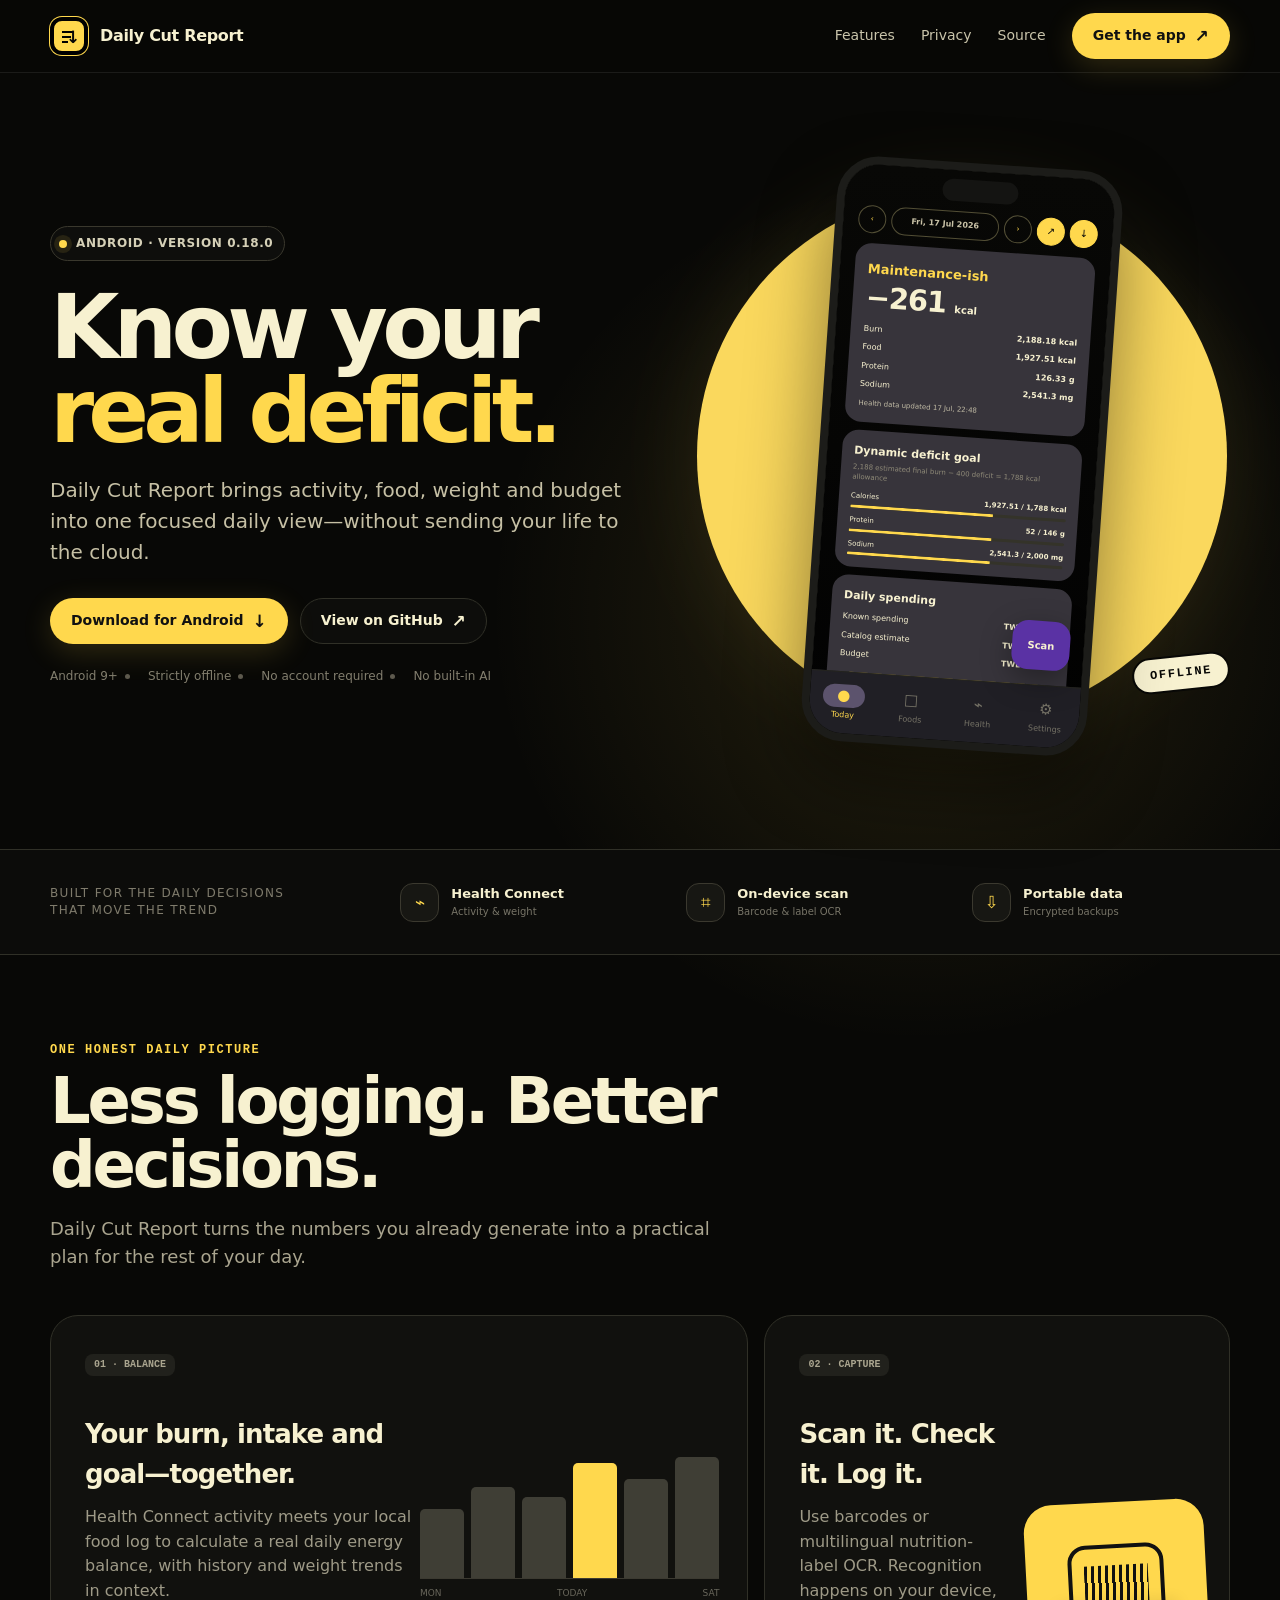
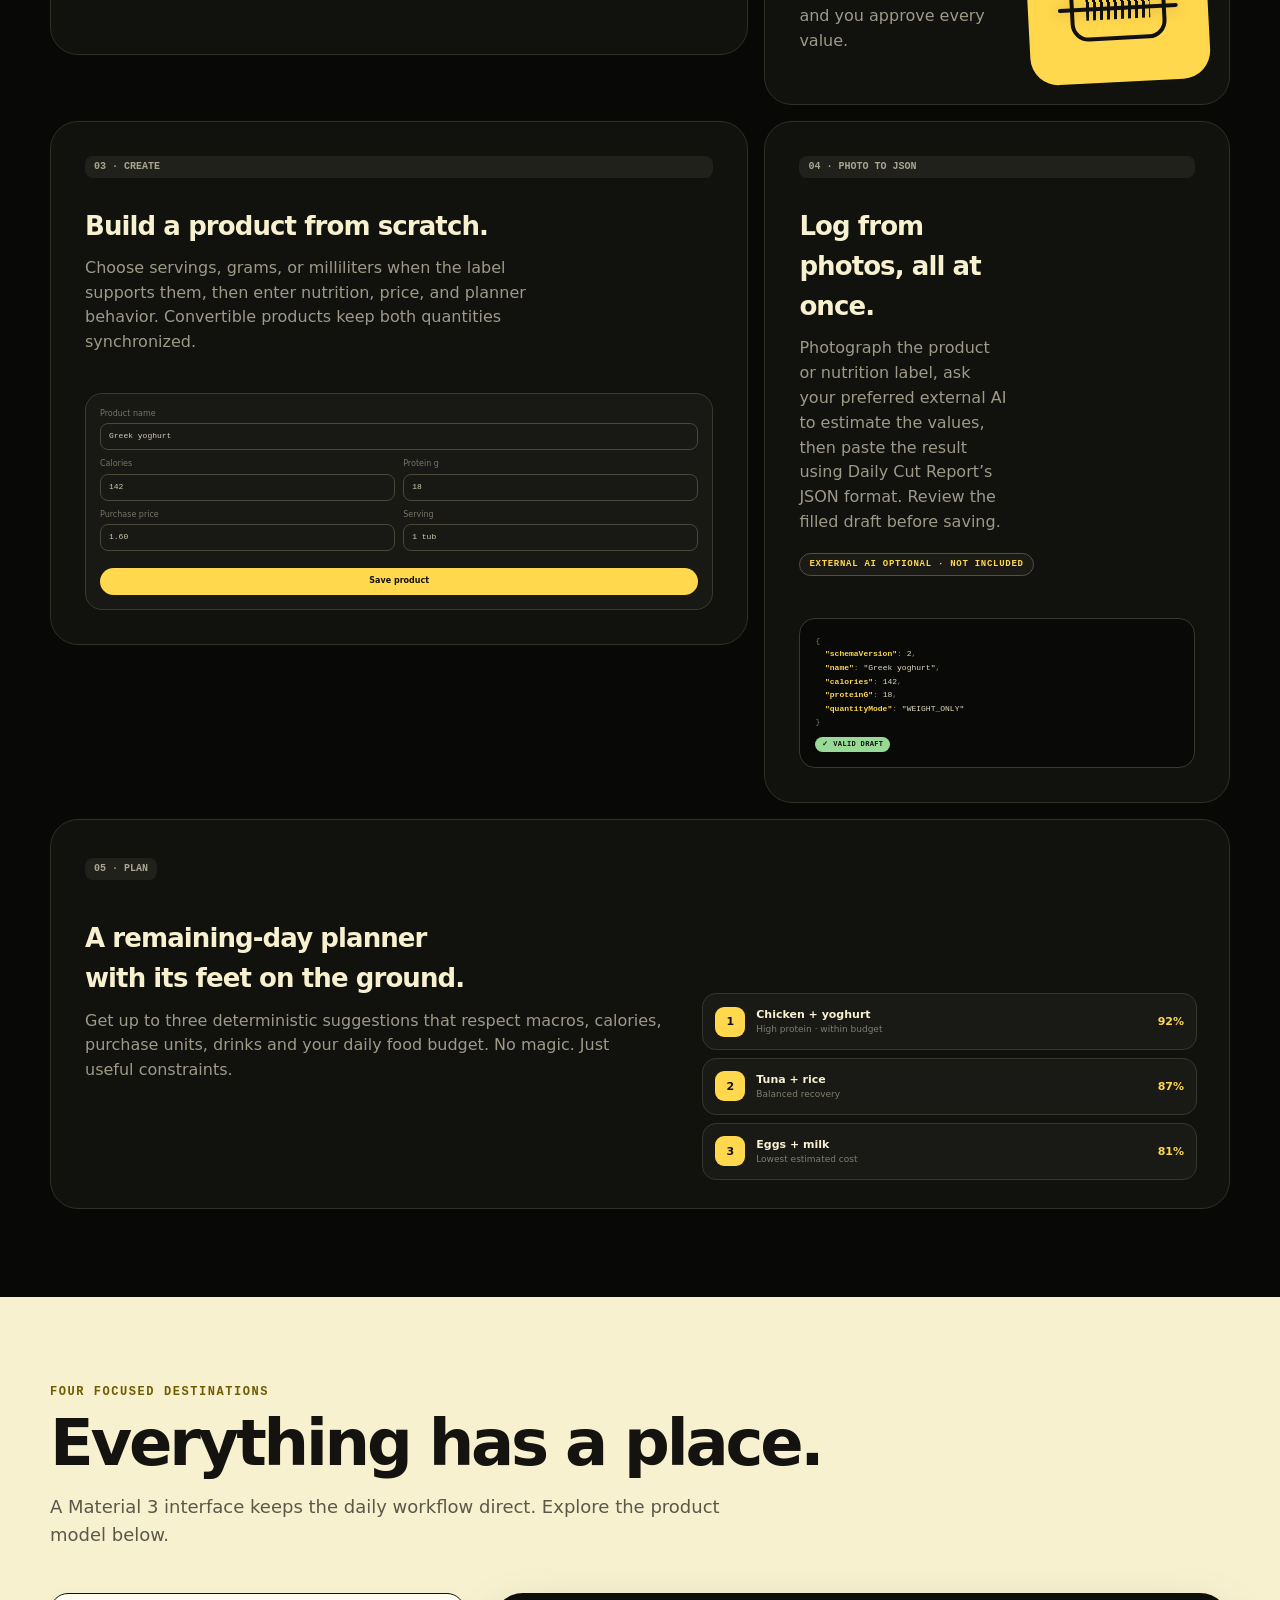
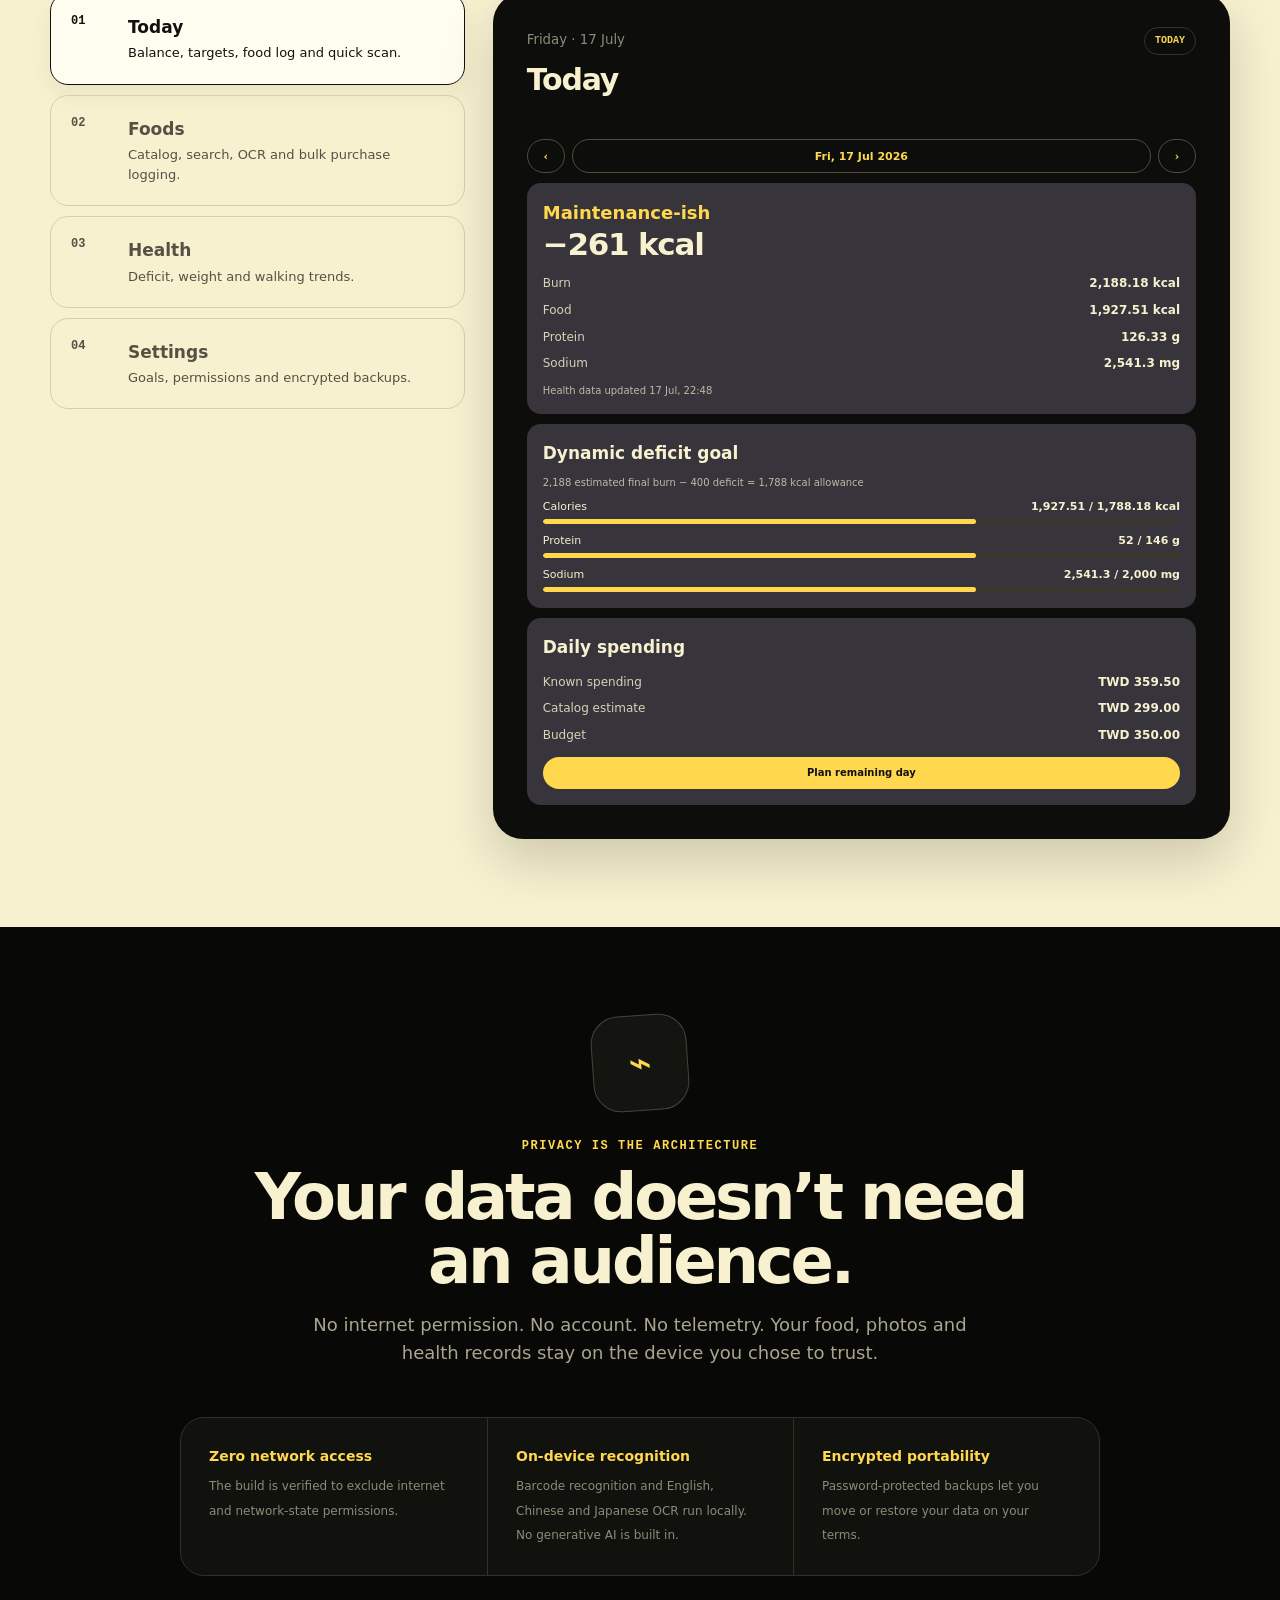
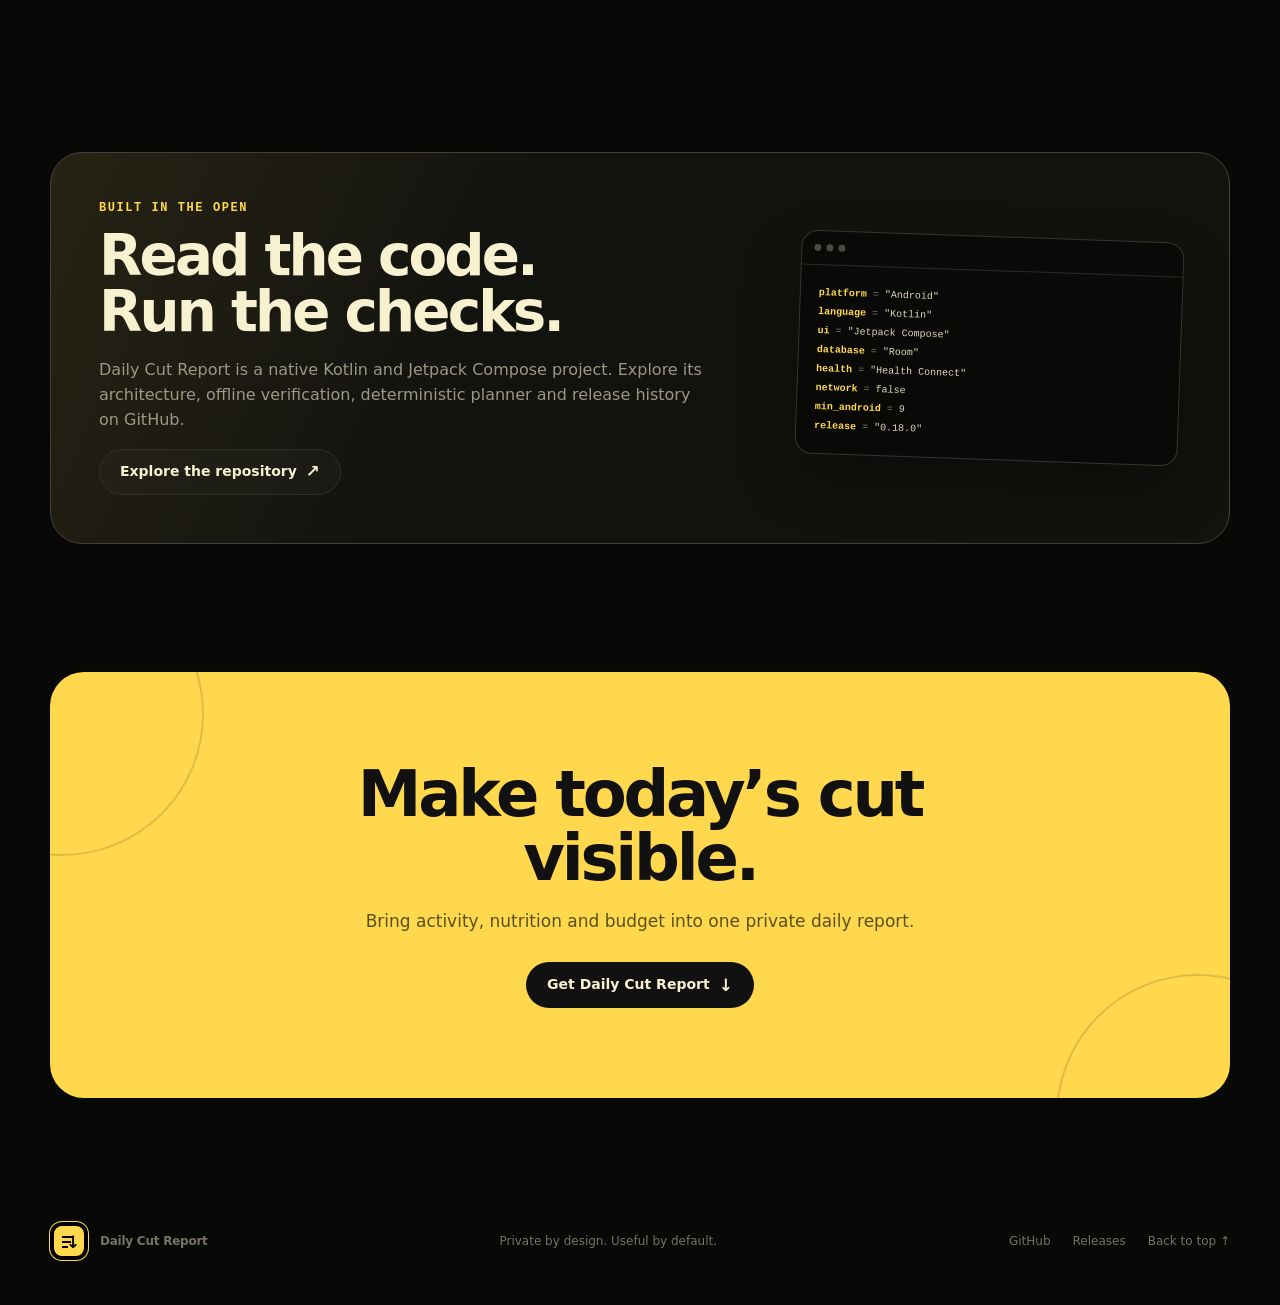
<file: docs/index.html>
<!doctype html>
<html lang="en">
<head>
  <meta charset="utf-8">
  <meta name="viewport" content="width=device-width, initial-scale=1">
  <meta name="description" content="Daily Cut Report — a private, offline-first fitness and nutrition journal for Android.">
  <meta name="theme-color" content="#080806">
  <meta name="referrer" content="no-referrer">
  <meta http-equiv="Content-Security-Policy" content="default-src 'none'; style-src 'unsafe-inline'; script-src 'unsafe-inline'; img-src data:; connect-src 'none'; base-uri 'none'; form-action 'none'; object-src 'none'">
  <link rel="canonical" href="https://decode39.github.io/DailyCutReport/">
  <meta property="og:type" content="website">
  <meta property="og:site_name" content="Daily Cut Report">
  <meta property="og:title" content="Daily Cut Report — Know your real deficit">
  <meta property="og:description" content="A private, offline-first fitness and nutrition journal for Android.">
  <meta property="og:url" content="https://decode39.github.io/DailyCutReport/">
  <meta name="twitter:card" content="summary">
  <title>Daily Cut Report — Know your real deficit</title>
  <style>
    :root {
      --ink: #080806;
      --surface: #11110e;
      --surface-2: #191914;
      --line: #303027;
      --muted: #aaa58f;
      --cream: #f7f1d0;
      --yellow: #ffd84d;
      --yellow-2: #ffe991;
      --red: #ff8a80;
      --green: #98d997;
      --max: 1180px;
    }

    * { box-sizing: border-box; }
    html { scroll-behavior: smooth; }
    body {
      margin: 0;
      color: var(--cream);
      background:
        radial-gradient(circle at 72% 10%, rgba(255, 216, 77, .12), transparent 27rem),
        var(--ink);
      font-family: Inter, ui-sans-serif, system-ui, -apple-system, BlinkMacSystemFont, "Segoe UI", sans-serif;
      line-height: 1.55;
      -webkit-font-smoothing: antialiased;
    }

    a { color: inherit; text-decoration: none; }
    button, a { -webkit-tap-highlight-color: transparent; }
    button { font: inherit; }
    .wrap { width: min(calc(100% - 40px), var(--max)); margin-inline: auto; }

    .nav {
      position: sticky;
      top: 0;
      z-index: 20;
      border-bottom: 1px solid rgba(255,255,255,.08);
      background: rgba(8, 8, 6, .78);
      backdrop-filter: blur(18px);
    }

    .nav-inner {
      min-height: 72px;
      display: flex;
      align-items: center;
      justify-content: space-between;
      gap: 24px;
    }

    .brand { display: flex; align-items: center; gap: 12px; font-weight: 760; letter-spacing: -.02em; }
    .app-icon {
      width: 38px;
      height: 38px;
      display: grid;
      place-items: center;
      flex: 0 0 auto;
      border-radius: 12px;
      color: var(--ink);
      background: var(--yellow);
      box-shadow: inset 0 0 0 4px #000, 0 0 0 1px var(--yellow);
    }

    .report-glyph { width: 18px; height: 16px; position: relative; }
    .report-glyph::before {
      content: "";
      position: absolute;
      inset: 1px 3px 1px 0;
      background:
        linear-gradient(#000 0 0) 2px 2px / 12px 2px no-repeat,
        linear-gradient(#000 0 0) 2px 7px / 9px 2px no-repeat,
        linear-gradient(#000 0 0) 2px 12px / 6px 2px no-repeat;
    }
    .report-glyph::after {
      content: "↓";
      position: absolute;
      right: -2px;
      bottom: -6px;
      font-size: 17px;
      font-weight: 900;
    }

    .nav-links { display: flex; align-items: center; gap: 26px; color: #c9c4ab; font-size: 14px; }
    .nav-links a:hover { color: var(--cream); }

    .btn {
      min-height: 46px;
      padding: 0 20px;
      display: inline-flex;
      align-items: center;
      justify-content: center;
      gap: 9px;
      border: 1px solid transparent;
      border-radius: 999px;
      font-weight: 760;
      font-size: 14px;
      transition: transform .2s ease, background .2s ease, border-color .2s ease;
      cursor: pointer;
    }
    .btn:hover { transform: translateY(-2px); }
    .btn-primary { background: var(--yellow); color: #111; box-shadow: 0 8px 30px rgba(255,216,77,.16); }
    .btn-primary:hover { background: var(--yellow-2); }
    .btn-ghost { border-color: var(--line); color: var(--cream); background: rgba(255,255,255,.02); }
    .btn-ghost:hover { border-color: #676354; background: rgba(255,255,255,.05); }
    .arrow { font-size: 17px; }

    .hero {
      min-height: 760px;
      display: grid;
      grid-template-columns: minmax(0, 1.04fr) minmax(370px, .96fr);
      align-items: center;
      gap: 64px;
      padding: 78px 0 88px;
    }

    .eyebrow {
      width: fit-content;
      display: flex;
      align-items: center;
      gap: 9px;
      margin-bottom: 24px;
      padding: 7px 11px 7px 8px;
      border: 1px solid #3a382d;
      border-radius: 999px;
      color: #d5d0b7;
      font-size: 12px;
      font-weight: 720;
      letter-spacing: .05em;
      text-transform: uppercase;
      background: rgba(255,255,255,.025);
    }
    .pulse { width: 8px; height: 8px; border-radius: 50%; background: var(--yellow); box-shadow: 0 0 0 5px rgba(255,216,77,.1); }

    h1, h2, h3, p { margin-top: 0; }
    h1 {
      max-width: 680px;
      margin-bottom: 22px;
      font-size: clamp(58px, 7vw, 92px);
      line-height: .94;
      letter-spacing: -.065em;
      font-weight: 820;
    }
    .accent { color: var(--yellow); }
    .hero-copy > p {
      max-width: 590px;
      margin-bottom: 30px;
      color: #c6c0a5;
      font-size: clamp(17px, 1.8vw, 20px);
    }
    .hero-actions { display: flex; flex-wrap: wrap; gap: 12px; }
    .meta-row { display: flex; flex-wrap: wrap; gap: 18px; margin-top: 23px; color: #827e6e; font-size: 12px; }
    .meta-row span { display: flex; align-items: center; gap: 7px; }
    .meta-row i { width: 5px; height: 5px; border-radius: 50%; background: #5d594d; }

    .device-stage { position: relative; min-height: 610px; display: grid; place-items: center; }
    .device-stage::before {
      content: "";
      position: absolute;
      width: min(100%, 530px);
      aspect-ratio: 1;
      border-radius: 50%;
      background: var(--yellow);
      filter: saturate(.88);
      box-shadow: 0 0 80px rgba(255,216,77,.1);
    }
    .device-stage::after {
      content: "OFFLINE";
      position: absolute;
      right: 0;
      bottom: 70px;
      padding: 10px 16px;
      transform: rotate(-6deg);
      border: 2px solid var(--ink);
      border-radius: 999px;
      color: var(--ink);
      background: var(--cream);
      font: 850 12px/1 ui-monospace, SFMono-Regular, Menlo, monospace;
      letter-spacing: .14em;
    }

    .phone {
      position: relative;
      z-index: 2;
      width: 286px;
      height: 586px;
      overflow: hidden;
      border: 8px solid #1c1c19;
      border-radius: 42px;
      background: #000;
      box-shadow: 0 34px 75px rgba(0,0,0,.45), inset 0 0 0 1px #48483f;
      transform: rotate(4deg);
    }
    .phone::before {
      content: "";
      position: absolute;
      z-index: 5;
      top: 9px;
      left: 50%;
      width: 76px;
      height: 22px;
      transform: translateX(-50%);
      border-radius: 20px;
      background: #141412;
    }
    .phone-screen {
      height: 100%;
      padding: 41px 15px 68px;
      color: var(--cream);
      background: linear-gradient(180deg, #080806, #020202);
    }
    .app-top { display: flex; align-items: center; justify-content: space-between; margin-bottom: 11px; }
    .app-top strong { font-size: 15px; letter-spacing: -.02em; }
    .app-top span { color: var(--yellow); font-size: 16px; }
    .date-controls {
      display: flex;
      align-items: center;
      gap: 5px;
      margin-bottom: 10px;
      color: #c9c2a7;
      font-size: 8px;
    }
    .date-controls span {
      min-width: 28px;
      height: 28px;
      display: grid;
      place-items: center;
      border: 1px solid #524e35;
      border-radius: 999px;
      color: var(--yellow);
    }
    .date-controls b {
      height: 28px;
      display: grid;
      place-items: center;
      flex: 1;
      border: 1px solid #524e35;
      border-radius: 999px;
      font-size: 8px;
    }
    .date-controls .date-action {
      min-width: 28px;
      color: #0c0c09;
      border-color: var(--yellow);
      background: var(--yellow);
      font-size: 10px;
    }
    .metric-card {
      padding: 13px;
      border: 0;
      border-radius: 16px;
      background: #37343b;
    }
    .metric-card .label { color: var(--yellow); font-size: 13px; font-weight: 700; }
    .metric-card .metric { margin: 2px 0 8px; color: var(--cream); font-size: 29px; line-height: 1; font-weight: 800; letter-spacing: -.04em; }
    .metric-card .metric small { font-size: 10px; font-weight: 650; letter-spacing: 0; }
    .phone-row { display: flex; justify-content: space-between; gap: 8px; padding: 3px 0; font-size: 8px; }
    .phone-row b { font-weight: 750; }
    .phone-note { margin-top: 5px; color: #c2bca6; font-size: 7px; }
    .phone-card { margin-top: 8px; padding: 12px; border: 0; border-radius: 16px; background: #37343b; }
    .phone-card h4 { margin: 0 0 4px; font-size: 11px; }
    .phone-card p { margin: 0 0 8px; color: #8f8a78; font-size: 7px; line-height: 1.4; }
    .phone-target { margin-top: 7px; }
    .phone-target > div { display: flex; justify-content: space-between; font-size: 7px; }
    .phone-target > div b { font-size: 7px; }
    .phone-target i { height: 3px; display: block; margin-top: 3px; overflow: hidden; border-radius: 4px; background: #343329; }
    .phone-target i::after { content: ""; display: block; width: 66%; height: 100%; background: var(--yellow); }
    .phone-card .phone-button { margin-top: 8px; padding: 7px 8px; border-radius: 999px; color: #111; background: var(--yellow); text-align: center; font-size: 7px; font-weight: 800; }
    .bottom-nav {
      position: absolute;
      z-index: 3;
      right: 0;
      bottom: 0;
      left: 0;
      height: 62px;
      display: grid;
      grid-template-columns: repeat(4, 1fr);
      align-items: center;
      border-top: 1px solid #24241f;
      background: #201f25;
    }
    .bottom-nav span { text-align: center; color: #757266; font-size: 8px; }
    .bottom-nav b { display: block; margin-bottom: 2px; color: inherit; font-size: 15px; }
    .bottom-nav .active { color: var(--yellow); }
    .bottom-nav .active b { width: 42px; margin-inline: auto; border-radius: 999px; background: #5c536d; }
    .scan-fab {
      position: absolute;
      z-index: 4;
      right: 14px;
      bottom: 77px;
      width: 58px;
      height: 49px;
      display: grid;
      place-items: center;
      border-radius: 16px;
      color: var(--cream);
      background: #5a32a4;
      box-shadow: 0 10px 30px rgba(0,0,0,.35);
      font-size: 10px;
      font-weight: 800;
    }

    .proof {
      border-block: 1px solid var(--line);
      background: #0c0c0a;
    }
    .proof-row {
      min-height: 104px;
      display: grid;
      grid-template-columns: 1.25fr repeat(3, 1fr);
      align-items: center;
      gap: 28px;
    }
    .proof-intro { color: #7f7b6c; font-size: 12px; line-height: 1.4; text-transform: uppercase; letter-spacing: .11em; }
    .proof-item { display: flex; align-items: center; gap: 12px; }
    .proof-icon {
      width: 39px;
      height: 39px;
      display: grid;
      place-items: center;
      flex: 0 0 auto;
      border: 1px solid #3b392f;
      border-radius: 13px;
      color: var(--yellow);
      background: #171713;
      font-size: 17px;
    }
    .proof-item strong { display: block; font-size: 13px; }
    .proof-item span { display: block; color: #777467; font-size: 10px; }

    section { padding: 88px 0; scroll-margin-top: 72px; }
    .section-kicker { margin-bottom: 12px; color: var(--yellow); font: 750 12px/1.2 ui-monospace, SFMono-Regular, Menlo, monospace; letter-spacing: .13em; text-transform: uppercase; }
    h2 { max-width: 800px; margin-bottom: 18px; font-size: clamp(40px, 5vw, 66px); line-height: 1; letter-spacing: -.05em; }
    .section-lede { max-width: 680px; margin-bottom: 44px; color: #aaa58f; font-size: 18px; }

    .bento { display: grid; grid-template-columns: 1.2fr .8fr; align-items: start; gap: 16px; }
    .feature {
      position: relative;
      min-height: 340px;
      overflow: hidden;
      padding: 34px;
      border: 1px solid var(--line);
      border-radius: 28px;
      background: var(--surface);
    }
    .feature > h3, .feature > p, .feature > .feature-tag { position: relative; z-index: 2; }
    .feature h3 { margin-bottom: 10px; font-size: 26px; letter-spacing: -.035em; }
    .feature p { max-width: 480px; color: #9e9a87; }
    .feature:not(.feature-wide) > h3,
    .feature:not(.feature-wide) > p { max-width: calc(100% - 185px); }
    .feature:first-child > h3,
    .feature:first-child > p { max-width: 52%; }
    .feature-manual > h3,
    .feature-manual > p,
    .feature-json > h3,
    .feature-json > p { max-width: 100%; }
    .feature-manual,
    .feature-json {
      min-height: 0;
      display: flex;
      flex-direction: column;
    }
    .feature-manual .feature-tag,
    .feature-json .feature-tag { margin-bottom: 28px; }
    .feature-wide > h3,
    .feature-wide > p { max-width: 52%; }
    .feature-wide { grid-column: 1 / -1; min-height: 390px; }
    .feature-tag { display: inline-flex; margin-bottom: 38px; padding: 6px 9px; border-radius: 8px; color: #aaa58f; background: #21211c; font: 700 10px/1 ui-monospace, monospace; text-transform: uppercase; }

    .balance-viz { position: absolute; right: 28px; bottom: 25px; width: 43%; height: 180px; }
    .chart-bars { height: 130px; display: flex; align-items: flex-end; gap: 7px; border-bottom: 1px solid #3c3a31; }
    .chart-bars i { flex: 1; border-radius: 5px 5px 0 0; background: #3f3e35; }
    .chart-bars i:nth-child(1) { height: 54%; }
    .chart-bars i:nth-child(2) { height: 71%; }
    .chart-bars i:nth-child(3) { height: 63%; }
    .chart-bars i:nth-child(4) { height: 89%; background: var(--yellow); }
    .chart-bars i:nth-child(5) { height: 77%; }
    .chart-bars i:nth-child(6) { height: 94%; }
    .chart-labels { display: flex; justify-content: space-between; margin-top: 8px; color: #68665b; font-size: 9px; }

    .scan-viz { position: absolute; right: 22px; bottom: 22px; width: 180px; height: 180px; border-radius: 28px; background: var(--yellow); color: #111; transform: rotate(-3deg); }
    .scan-box { position: absolute; inset: 42px; border: 4px solid #111; border-radius: 18px; }
    .scan-line { position: absolute; left: 30px; right: 30px; top: 104px; height: 4px; border-radius: 9px; background: #111; box-shadow: 0 0 15px rgba(0,0,0,.28); }
    .scan-bars { position: absolute; inset: 63px 58px; background: repeating-linear-gradient(90deg, #111 0 3px, transparent 3px 7px); }

    .manual-viz {
      position: relative;
      right: auto;
      bottom: auto;
      width: 100%;
      margin-top: 22px;
      padding: 14px;
      border: 1px solid #3b392f;
      border-radius: 17px;
      background: #181815;
      transform: none;
    }
    .manual-field { margin-bottom: 8px; }
    .manual-field:last-child { margin-bottom: 0; }
    .manual-field span { display: block; margin-bottom: 3px; color: #777467; font-size: 8px; }
    .manual-field i { height: 27px; display: block; padding: 6px 8px; border: 1px solid #4a4737; border-radius: 8px; color: #d2cbb0; font: normal 8px/1.6 ui-monospace, monospace; }
    .manual-fields { display: grid; grid-template-columns: 1fr 1fr; gap: 8px; }
    .manual-save { margin-top: 9px; padding: 7px; border-radius: 999px; color: #111; background: var(--yellow); text-align: center; font-size: 8px; font-weight: 800; }

    .json-viz {
      position: relative;
      right: auto;
      bottom: auto;
      width: 100%;
      margin-top: 22px;
      padding: 15px;
      border: 1px solid #39372e;
      border-radius: 16px;
      color: #817d6f;
      background: #090907;
      font: 8px/1.7 ui-monospace, SFMono-Regular, Menlo, monospace;
      transform: none;
    }
    .json-viz b { color: var(--yellow); font-weight: 600; }
    .json-viz em { color: #e2dabc; font-style: normal; }
    .json-valid {
      width: fit-content;
      margin-top: 8px;
      padding: 4px 7px;
      border-radius: 999px;
      color: #10100d;
      background: var(--green);
      font: 800 7px/1 ui-monospace, monospace;
      letter-spacing: .05em;
    }
    .ai-boundary {
      width: fit-content;
      margin: 2px 0 20px;
      padding: 6px 9px;
      border: 1px solid #55513d;
      border-radius: 999px;
      color: var(--yellow);
      background: #1b1a14;
      font: 800 9px/1 ui-monospace, monospace;
      letter-spacing: .08em;
    }

    .planner-viz { position: absolute; right: 32px; bottom: 28px; width: 42%; display: grid; gap: 8px; }
    .plan-row { display: grid; grid-template-columns: 30px 1fr auto; align-items: center; gap: 11px; padding: 12px; border: 1px solid #37362e; border-radius: 14px; background: #191916; font-size: 11px; }
    .plan-row > b:first-child { width: 30px; height: 30px; display: grid; place-items: center; border-radius: 9px; color: #111; background: var(--yellow); }
    .plan-row span { display: block; color: #817e70; font-size: 9px; }
    .plan-row > b:last-child { color: var(--yellow); }

    .experience { background: var(--cream); color: #14130f; }
    .experience .section-kicker { color: #6f5b00; }
    .experience .section-lede { color: #5c5849; }
    .demo-grid { display: grid; grid-template-columns: .72fr 1.28fr; gap: 28px; align-items: start; }
    .demo-tabs { display: grid; gap: 10px; }
    .mobile-demo-panel { display: none; }
    .demo-tab {
      width: 100%;
      padding: 20px;
      display: grid;
      grid-template-columns: 42px 1fr;
      gap: 15px;
      border: 1px solid #d7cfaa;
      border-radius: 18px;
      color: #555144;
      background: transparent;
      text-align: left;
      cursor: pointer;
      transition: color .28s ease, border-color .28s ease, background .28s ease, box-shadow .28s ease, transform .28s ease;
    }
    .demo-tab:hover, .demo-tab.active { color: #111; border-color: #111; background: #fffdf0; box-shadow: 0 10px 24px rgba(35,30,10,.06); }
    .tab-num { font: 800 12px/1.2 ui-monospace, monospace; }
    .demo-tab strong { display: block; margin-bottom: 3px; font-size: 17px; }
    .demo-tab span:last-child { display: block; font-size: 13px; }
    .demo-panel {
      min-height: 470px;
      overflow: hidden;
      padding: 34px;
      border-radius: 30px;
      color: var(--cream);
      background: #0d0d0b;
      box-shadow: 0 22px 50px rgba(25,22,10,.18);
    }
    .panel-head { display: flex; align-items: flex-start; justify-content: space-between; gap: 20px; margin-bottom: 36px; }
    .panel-head small { color: #8e8a78; }
    .panel-head h3 { margin: 5px 0 0; font-size: 30px; letter-spacing: -.04em; }
    .panel-chip { padding: 8px 10px; border: 1px solid #343329; border-radius: 999px; color: var(--yellow); font: 700 10px/1 monospace; }
    .panel-content { min-height: 315px; }
    .compose-stack { display: grid; gap: 10px; }
    .compose-date { display: grid; grid-template-columns: 38px 1fr 38px; gap: 7px; }
    .compose-date span {
      min-height: 34px;
      display: grid;
      place-items: center;
      border: 1px solid #514d37;
      border-radius: 999px;
      color: var(--yellow);
      font-size: 11px;
      font-weight: 700;
    }
    .compose-card { padding: 16px; border: 0; border-radius: 14px; background: #37343b; }
    .compose-card h4 { margin: 0 0 8px; color: var(--cream); font-size: 17px; }
    .compose-card .compose-verdict { color: var(--yellow); font-size: 18px; font-weight: 730; }
    .compose-card .compose-balance { margin: 0 0 9px; font-size: 31px; line-height: 1.1; font-weight: 820; letter-spacing: -.04em; }
    .compose-row { display: flex; justify-content: space-between; gap: 12px; padding: 4px 0; color: #d8d2b7; font-size: 12px; }
    .compose-row b { color: var(--cream); white-space: nowrap; }
    .compose-note { margin: 6px 0 0; color: #c0baa5; font-size: 10px; }
    .compose-progress { margin-top: 8px; }
    .compose-progress > div { display: flex; justify-content: space-between; gap: 10px; font-size: 11px; }
    .compose-progress i { height: 5px; display: block; margin-top: 4px; overflow: hidden; border-radius: 10px; background: #39372c; }
    .compose-progress i::after { content: ""; display: block; width: 68%; height: 100%; border-radius: inherit; background: var(--yellow); }
    .compose-search { padding: 12px 14px; border: 1px solid #9a969e; border-radius: 6px; color: #eee8cb; font-size: 12px; }
    .compose-list { display: grid; gap: 8px; }
    .compose-list .compose-card { display: grid; grid-template-columns: 1fr auto; align-items: center; gap: 14px; padding: 13px 15px; }
    .compose-list strong { display: block; font-size: 13px; }
    .compose-list small { display: block; color: #d0cab2; font-size: 9px; }
    .compose-action { padding: 7px 12px; border-radius: 999px; color: #111; background: var(--yellow); font-size: 10px; font-weight: 800; }
    .compose-link { color: var(--yellow); font-size: 12px; font-weight: 720; }
    .compose-switch { width: 38px; height: 22px; display: inline-flex; align-items: center; padding: 3px; border: 1px solid #9f9aa4; border-radius: 999px; background: #57545d; }
    .compose-switch::after { content: ""; width: 14px; height: 14px; border-radius: 50%; background: #aaa6b0; }
    .compose-button { display: block; margin-top: 9px; padding: 8px 12px; border-radius: 999px; color: #111; background: var(--yellow); text-align: center; font-size: 10px; font-weight: 800; }
    .compose-chart { height: 92px; display: flex; align-items: flex-end; gap: 5px; margin-top: 8px; padding: 9px; border-radius: 8px; background: #302d34; }
    .compose-chart i { flex: 1; min-width: 3px; border-radius: 2px 2px 0 0; background: var(--yellow); }
    .compose-chart i:nth-child(1) { height: 35%; } .compose-chart i:nth-child(2) { height: 62%; }
    .compose-chart i:nth-child(3) { height: 44%; } .compose-chart i:nth-child(4) { height: 78%; }
    .compose-chart i:nth-child(5) { height: 28%; } .compose-chart i:nth-child(6) { height: 68%; }
    .compose-chart i:nth-child(7) { height: 92%; } .compose-chart i:nth-child(8) { height: 51%; }
    .summary-cards { display: grid; grid-template-columns: 1.25fr repeat(2, 1fr); gap: 10px; }
    .summary-card { padding: 18px; border: 1px solid #323128; border-radius: 17px; background: #181815; }
    .summary-card:first-child { background: var(--yellow); color: #111; }
    .summary-card small { display: block; color: #8f8a78; }
    .summary-card:first-child small { color: #5f520e; }
    .summary-card b { display: block; margin-top: 8px; font-size: 27px; letter-spacing: -.04em; }
    .day-graph { height: 160px; margin-top: 16px; padding: 16px; display: flex; align-items: flex-end; gap: 10px; border-radius: 17px; background: #181815; }
    .day-graph i { flex: 1; border-radius: 6px 6px 2px 2px; background: #414036; }
    .day-graph i:nth-child(1) { height: 41%; } .day-graph i:nth-child(2) { height: 57%; }
    .day-graph i:nth-child(3) { height: 75%; } .day-graph i:nth-child(4) { height: 62%; }
    .day-graph i:nth-child(5) { height: 89%; background: var(--yellow); } .day-graph i:nth-child(6) { height: 78%; }
    .day-graph i:nth-child(7) { height: 98%; }

    .privacy { text-align: center; }
    .privacy-mark {
      width: 96px;
      height: 96px;
      display: grid;
      place-items: center;
      margin: 0 auto 28px;
      border: 1px solid #474436;
      border-radius: 28px;
      color: var(--yellow);
      background: #141411;
      font-size: 39px;
      transform: rotate(-4deg);
    }
    .privacy h2 { margin-inline: auto; }
    .privacy .section-lede { margin-inline: auto; }
    .privacy-grid { max-width: 920px; margin: 50px auto 0; display: grid; grid-template-columns: repeat(3, 1fr); border: 1px solid var(--line); border-radius: 24px; background: var(--surface); }
    .privacy-item { padding: 28px; text-align: left; }
    .privacy-item + .privacy-item { border-left: 1px solid var(--line); }
    .privacy-item b { display: block; margin-bottom: 5px; color: var(--yellow); font-size: 14px; }
    .privacy-item span { color: #8e8a78; font-size: 12px; }

    .source-card {
      min-height: 350px;
      padding: 48px;
      display: grid;
      grid-template-columns: 1.25fr .75fr;
      align-items: center;
      gap: 60px;
      border: 1px solid #454235;
      border-radius: 32px;
      background:
        linear-gradient(115deg, rgba(255,216,77,.09), transparent 38%),
        #12120f;
    }
    .source-card h2 { font-size: clamp(38px, 4.4vw, 60px); }
    .source-card p { max-width: 610px; color: #9c9885; }
    .code-window { overflow: hidden; border: 1px solid #36352d; border-radius: 17px; background: #090907; box-shadow: 0 25px 55px rgba(0,0,0,.3); transform: rotate(2deg); }
    .code-top { height: 34px; display: flex; align-items: center; gap: 5px; padding: 0 12px; border-bottom: 1px solid #2b2a24; }
    .code-top i { width: 7px; height: 7px; border-radius: 50%; background: #4b4940; }
    .code-body { padding: 18px; color: #7d796b; font: 10px/1.9 ui-monospace, SFMono-Regular, Menlo, monospace; }
    .code-body b { color: var(--yellow); font-weight: 600; }
    .code-body em { color: #ded7b9; font-style: normal; }

    .final-cta { padding-top: 40px; text-align: center; }
    .final-cta-box {
      padding: 90px 28px;
      overflow: hidden;
      position: relative;
      border-radius: 34px;
      color: #111;
      background: var(--yellow);
    }
    .final-cta-box::before, .final-cta-box::after {
      content: "";
      position: absolute;
      width: 280px;
      height: 280px;
      border: 2px solid rgba(0,0,0,.13);
      border-radius: 50%;
    }
    .final-cta-box::before { left: -130px; top: -100px; }
    .final-cta-box::after { right: -110px; bottom: -160px; }
    .final-cta h2 { position: relative; z-index: 1; margin-inline: auto; }
    .final-cta p { position: relative; z-index: 1; max-width: 600px; margin: 0 auto 28px; color: #5b501a; font-size: 17px; }
    .final-cta .btn { position: relative; z-index: 1; background: #111; color: var(--cream); }

    footer { padding: 36px 0 46px; }
    .footer-row { display: flex; align-items: center; justify-content: space-between; gap: 20px; color: #767365; font-size: 12px; }
    .footer-links { display: flex; gap: 22px; }
    .footer-links a:hover { color: var(--cream); }

    .reveal { opacity: 0; transform: translateY(18px); transition: opacity .55s ease, transform .55s ease; }
    .reveal.visible { opacity: 1; transform: none; }

    @media (max-width: 880px) {
      .nav-links a:not(.nav-cta) { display: none; }
      .hero { grid-template-columns: 1fr; gap: 24px; padding-top: 64px; text-align: center; }
      .hero-copy { display: grid; justify-items: center; }
      .device-stage { min-height: 630px; }
      .proof-row { grid-template-columns: repeat(3, 1fr); padding-block: 24px; }
      .proof-intro { grid-column: 1 / -1; text-align: center; }
      .bento, .demo-grid, .source-card { grid-template-columns: 1fr; }
      .feature-wide { grid-column: auto; }
      .feature { min-height: 390px; }
      .feature:not(.feature-wide) > h3,
      .feature:not(.feature-wide) > p,
      .feature-wide > h3,
      .feature-wide > p { max-width: 42%; }
      .balance-viz, .planner-viz { width: 45%; }
      .source-card { padding: 36px; }
      .code-window { max-width: 450px; transform: none; }
    }

    @media (max-width: 620px) {
      .wrap { width: min(calc(100% - 24px), var(--max)); }
      .brand > span:not(.app-icon) { display: none; }
      .nav-inner { min-height: 64px; }
      .nav .btn { min-height: 40px; padding-inline: 15px; }
      h1 { font-size: clamp(48px, 17vw, 72px); }
      .hero { min-height: auto; padding-top: 54px; }
      .hero-copy > p { font-size: 17px; }
      .hero-actions { width: 100%; }
      .hero-actions .btn { flex: 1; }
      .meta-row { justify-content: center; }
      .device-stage::before { width: 100%; }
      .device-stage::after { right: 6px; }
      .phone { transform: rotate(2deg); }
      .proof-row { grid-template-columns: 1fr; align-items: start; }
      .proof-intro { text-align: left; }
      section { padding: 88px 0; }
      .feature { min-height: 500px; padding: 26px 26px 245px; }
      .feature-tag { margin-bottom: 35px; }
      .feature:not(.feature-wide) > h3,
      .feature:not(.feature-wide) > p,
      .feature-wide > h3,
      .feature-wide > p { max-width: 100%; }
      .balance-viz, .planner-viz { right: 22px; width: calc(100% - 44px); }
      .feature-manual,
      .feature-json { min-height: auto; padding-bottom: 26px; }
      .manual-viz,
      .json-viz { margin-top: 24px; }
      .scan-viz { right: 22px; bottom: 22px; width: 180px; height: 180px; }
      .demo-panel { min-height: 430px; padding: 24px; }
      .demo-grid > .demo-panel { display: none; }
      .demo-tabs { gap: 0; }
      .demo-tab { margin-bottom: 10px; }
      .demo-tab.active { margin-bottom: 7px; transform: translateY(-1px); }
      .mobile-demo-panel {
        min-height: 0;
        display: grid;
        grid-template-rows: 0fr;
        margin: 0;
        padding: 0 20px;
        visibility: hidden;
        opacity: 0;
        overflow: hidden;
        pointer-events: none;
        transform: translateY(-7px);
        border-radius: 22px;
        color: var(--cream);
        background: #0d0d0b;
        box-shadow: 0 0 0 rgba(25,22,10,0);
        transition:
          grid-template-rows .46s cubic-bezier(.22, 1, .36, 1),
          padding .46s cubic-bezier(.22, 1, .36, 1),
          margin .46s cubic-bezier(.22, 1, .36, 1),
          opacity .28s ease,
          transform .46s cubic-bezier(.22, 1, .36, 1),
          box-shadow .46s ease,
          visibility 0s linear .46s;
      }
      .mobile-demo-panel-inner { min-height: 0; overflow: hidden; }
      .demo-tab.active + .mobile-demo-panel {
        grid-template-rows: 1fr;
        margin: 0 0 10px;
        padding: 20px;
        visibility: visible;
        opacity: 1;
        pointer-events: auto;
        transform: none;
        box-shadow: 0 16px 36px rgba(25,22,10,.16);
        transition-delay: 0s;
      }
      .mobile-panel-head { display: flex; align-items: flex-start; justify-content: space-between; gap: 12px; margin-bottom: 20px; }
      .mobile-panel-head small { color: #8e8a78; font-size: 10px; }
      .mobile-panel-head h3 { margin: 3px 0 0; font-size: 23px; letter-spacing: -.04em; }
      .mobile-demo-panel .panel-chip { flex: 0 0 auto; }
      .summary-cards { grid-template-columns: 1fr 1fr; }
      .summary-card:first-child { grid-column: 1 / -1; }
      .privacy-grid { grid-template-columns: 1fr; }
      .privacy-item + .privacy-item { border-left: 0; border-top: 1px solid var(--line); }
      .source-card { padding: 28px; gap: 34px; }
      .footer-row { align-items: flex-start; flex-direction: column; }
      .footer-links { flex-wrap: wrap; }
    }

    @media (prefers-reduced-motion: reduce) {
      html { scroll-behavior: auto; }
      *, *::before, *::after { transition-duration: .01ms !important; transition-delay: 0ms !important; animation-duration: .01ms !important; }
      .reveal { opacity: 1; transform: none; }
    }
  </style>
  <noscript><style>.reveal { opacity: 1; transform: none; }</style></noscript>
</head>
<body>
  <nav class="nav" aria-label="Primary navigation">
    <div class="wrap nav-inner">
      <a class="brand" href="#top" aria-label="Daily Cut Report home">
        <span class="app-icon" aria-hidden="true"><span class="report-glyph"></span></span>
        <span>Daily Cut Report</span>
      </a>
      <div class="nav-links">
        <a href="#features">Features</a>
        <a href="#privacy">Privacy</a>
        <a href="#source">Source</a>
        <a class="btn btn-primary nav-cta" href="https://github.com/DeCode39/DailyCutReport/releases" target="_blank" rel="noreferrer">
          Get the app <span class="arrow">↗</span>
        </a>
      </div>
    </div>
  </nav>

  <main id="top">
    <div class="wrap hero">
      <div class="hero-copy">
        <div class="eyebrow"><span class="pulse"></span> Android · Version 0.18.0</div>
        <h1>Know your <span class="accent">real deficit.</span></h1>
        <p>Daily Cut Report brings activity, food, weight and budget into one focused daily view—without sending your life to the cloud.</p>
        <div class="hero-actions">
          <a class="btn btn-primary" href="https://github.com/DeCode39/DailyCutReport/releases" target="_blank" rel="noreferrer">
            Download for Android <span class="arrow">↓</span>
          </a>
          <a class="btn btn-ghost" href="https://github.com/DeCode39/DailyCutReport" target="_blank" rel="noreferrer">
            View on GitHub <span class="arrow">↗</span>
          </a>
        </div>
        <div class="meta-row" aria-label="App details">
          <span>Android 9+ <i></i></span>
          <span>Strictly offline <i></i></span>
          <span>No account required <i></i></span>
          <span>No built-in AI</span>
        </div>
      </div>

      <div class="device-stage" aria-label="Daily Cut Report app preview">
        <div class="phone">
          <div class="phone-screen">
            <div class="date-controls"><span>‹</span><b>Fri, 17 Jul 2026</b><span>›</span><span class="date-action">↗</span><span class="date-action">↓</span></div>
            <div class="metric-card">
              <span class="label">Maintenance-ish</span>
              <div class="metric">−261 <small>kcal</small></div>
              <div class="phone-row"><span>Burn</span><b>2,188.18 kcal</b></div>
              <div class="phone-row"><span>Food</span><b>1,927.51 kcal</b></div>
              <div class="phone-row"><span>Protein</span><b>126.33 g</b></div>
              <div class="phone-row"><span>Sodium</span><b>2,541.3 mg</b></div>
              <div class="phone-note">Health data updated 17 Jul, 22:48</div>
            </div>
            <div class="phone-card">
              <h4>Dynamic deficit goal</h4>
              <p>2,188 estimated final burn − 400 deficit = 1,788 kcal allowance</p>
              <div class="phone-target"><div><span>Calories</span><b>1,927.51 / 1,788 kcal</b></div><i></i></div>
              <div class="phone-target"><div><span>Protein</span><b>52 / 146 g</b></div><i></i></div>
              <div class="phone-target"><div><span>Sodium</span><b>2,541.3 / 2,000 mg</b></div><i></i></div>
            </div>
            <div class="phone-card">
              <h4>Daily spending</h4>
              <div class="phone-row"><span>Known spending</span><b>TWD 359.50</b></div>
              <div class="phone-row"><span>Catalog estimate</span><b>TWD 299.00</b></div>
              <div class="phone-row"><span>Budget</span><b>TWD 350.00</b></div>
              <div class="phone-button">Plan remaining day</div>
            </div>
          </div>
          <div class="scan-fab" title="Scan barcode">Scan</div>
          <div class="bottom-nav" aria-hidden="true">
            <span class="active"><b>●</b>Today</span>
            <span><b>□</b>Foods</span>
            <span><b>⌁</b>Health</span>
            <span><b>⚙</b>Settings</span>
          </div>
        </div>
      </div>
    </div>

    <div class="proof">
      <div class="wrap proof-row">
        <div class="proof-intro">Built for the daily decisions<br>that move the trend</div>
        <div class="proof-item"><div class="proof-icon">⌁</div><div><strong>Health Connect</strong><span>Activity & weight</span></div></div>
        <div class="proof-item"><div class="proof-icon">⌗</div><div><strong>On-device scan</strong><span>Barcode & label OCR</span></div></div>
        <div class="proof-item"><div class="proof-icon">⇩</div><div><strong>Portable data</strong><span>Encrypted backups</span></div></div>
      </div>
    </div>

    <section id="features">
      <div class="wrap">
        <div class="section-kicker">One honest daily picture</div>
        <h2>Less logging. Better decisions.</h2>
        <p class="section-lede">Daily Cut Report turns the numbers you already generate into a practical plan for the rest of your day.</p>

        <div class="bento">
          <article class="feature reveal">
            <span class="feature-tag">01 · Balance</span>
            <h3>Your burn, intake and goal—together.</h3>
            <p>Health Connect activity meets your local food log to calculate a real daily energy balance, with history and weight trends in context.</p>
            <div class="balance-viz" aria-hidden="true">
              <div class="chart-bars"><i></i><i></i><i></i><i></i><i></i><i></i></div>
              <div class="chart-labels"><span>MON</span><span>TODAY</span><span>SAT</span></div>
            </div>
          </article>

          <article class="feature reveal">
            <span class="feature-tag">02 · Capture</span>
            <h3>Scan it. Check it. Log it.</h3>
            <p>Use barcodes or multilingual nutrition-label OCR. Recognition happens on your device, and you approve every value.</p>
            <div class="scan-viz" aria-hidden="true"><div class="scan-box"></div><div class="scan-bars"></div><div class="scan-line"></div></div>
          </article>

          <article class="feature feature-manual reveal">
            <span class="feature-tag">03 · Create</span>
            <h3>Build a product from scratch.</h3>
            <p>Choose servings, grams, or milliliters when the label supports them, then enter nutrition, price, and planner behavior. Convertible products keep both quantities synchronized.</p>
            <div class="manual-viz" aria-hidden="true">
              <div class="manual-field"><span>Product name</span><i>Greek yoghurt</i></div>
              <div class="manual-fields">
                <div class="manual-field"><span>Calories</span><i>142</i></div>
                <div class="manual-field"><span>Protein g</span><i>18</i></div>
              </div>
              <div class="manual-fields">
                <div class="manual-field"><span>Purchase price</span><i>1.60</i></div>
                <div class="manual-field"><span>Serving</span><i>1 tub</i></div>
              </div>
              <div class="manual-save">Save product</div>
            </div>
          </article>

          <article class="feature feature-json reveal">
            <span class="feature-tag">04 · Photo to JSON</span>
            <h3>Log from photos, all at once.</h3>
            <p>Photograph the product or nutrition label, ask your preferred external AI to estimate the values, then paste the result using Daily Cut Report’s JSON format. Review the filled draft before saving.</p>
            <div class="ai-boundary">EXTERNAL AI OPTIONAL · NOT INCLUDED</div>
            <div class="json-viz" aria-hidden="true">
              <div>{</div>
              <div>&nbsp; <b>"schemaVersion"</b>: <em>2</em>,</div>
              <div>&nbsp; <b>"name"</b>: <em>"Greek yoghurt"</em>,</div>
              <div>&nbsp; <b>"calories"</b>: <em>142</em>,</div>
              <div>&nbsp; <b>"proteinG"</b>: <em>18</em>,</div>
              <div>&nbsp; <b>"quantityMode"</b>: <em>"WEIGHT_ONLY"</em></div>
              <div>}</div>
              <div class="json-valid">✓ VALID DRAFT</div>
            </div>
          </article>

          <article class="feature feature-wide reveal">
            <span class="feature-tag">05 · Plan</span>
            <h3>A remaining-day planner<br>with its feet on the ground.</h3>
            <p>Get up to three deterministic suggestions that respect macros, calories, purchase units, drinks and your daily food budget. No magic. Just useful constraints.</p>
            <div class="planner-viz" aria-hidden="true">
              <div class="plan-row"><b>1</b><div><strong>Chicken + yoghurt</strong><span>High protein · within budget</span></div><b>92%</b></div>
              <div class="plan-row"><b>2</b><div><strong>Tuna + rice</strong><span>Balanced recovery</span></div><b>87%</b></div>
              <div class="plan-row"><b>3</b><div><strong>Eggs + milk</strong><span>Lowest estimated cost</span></div><b>81%</b></div>
            </div>
          </article>
        </div>
      </div>
    </section>

    <section class="experience" aria-labelledby="experience-title">
      <div class="wrap">
        <div class="section-kicker">Four focused destinations</div>
        <h2 id="experience-title">Everything has a place.</h2>
        <p class="section-lede">A Material 3 interface keeps the daily workflow direct. Explore the product model below.</p>

        <div class="demo-grid">
          <div class="demo-tabs" role="tablist" aria-label="App destinations">
            <button class="demo-tab active" role="tab" aria-selected="true" aria-controls="demo-panel" data-view="today">
              <span class="tab-num">01</span><span><strong>Today</strong>Balance, targets, food log and quick scan.</span>
            </button>
            <div class="mobile-demo-panel" data-mobile-view="today" role="tabpanel"></div>
            <button class="demo-tab" role="tab" aria-selected="false" aria-controls="demo-panel" data-view="foods">
              <span class="tab-num">02</span><span><strong>Foods</strong>Catalog, search, OCR and bulk purchase logging.</span>
            </button>
            <div class="mobile-demo-panel" data-mobile-view="foods" role="tabpanel"></div>
            <button class="demo-tab" role="tab" aria-selected="false" aria-controls="demo-panel" data-view="health">
              <span class="tab-num">03</span><span><strong>Health</strong>Deficit, weight and walking trends.</span>
            </button>
            <div class="mobile-demo-panel" data-mobile-view="health" role="tabpanel"></div>
            <button class="demo-tab" role="tab" aria-selected="false" aria-controls="demo-panel" data-view="settings">
              <span class="tab-num">04</span><span><strong>Settings</strong>Goals, permissions and encrypted backups.</span>
            </button>
            <div class="mobile-demo-panel" data-mobile-view="settings" role="tabpanel"></div>
          </div>

          <div class="demo-panel" id="demo-panel" role="tabpanel" aria-live="polite">
            <div class="panel-head">
              <div><small id="panel-kicker">Friday · 17 July</small><h3 id="panel-title">Today</h3></div>
              <span class="panel-chip" id="panel-chip">TODAY</span>
            </div>
            <div class="panel-content" id="panel-content">
              <div class="compose-stack">
                <div class="compose-date"><span>‹</span><span>Fri, 17 Jul 2026</span><span>›</span></div>
                <div class="compose-card">
                  <div class="compose-verdict">On track</div>
                  <div class="compose-balance">−612 kcal</div>
                  <div class="compose-row"><span>Burn</span><b>2,354 kcal</b></div>
                  <div class="compose-row"><span>Food</span><b>1,742 kcal</b></div>
                  <div class="compose-row"><span>Protein</span><b>126 g</b></div>
                  <div class="compose-row"><span>Sodium</span><b>1,680 mg</b></div>
                  <p class="compose-note">Health data updated 17 Jul, 12:42</p>
                </div>
                <div class="compose-card">
                  <h4>Dynamic deficit goal</h4>
                  <p class="compose-note">2,354 estimated final burn − 600 deficit = 1,754 kcal allowance</p>
                  <div class="compose-progress"><div><span>Calories</span><b>1,742 / 1,754 kcal</b></div><i></i></div>
                  <div class="compose-progress"><div><span>Protein</span><b>126 / 160 g</b></div><i></i></div>
                </div>
              </div>
            </div>
          </div>
        </div>
      </div>
    </section>

    <section class="privacy" id="privacy">
      <div class="wrap">
        <div class="privacy-mark" aria-hidden="true">⌁</div>
        <div class="section-kicker">Privacy is the architecture</div>
        <h2>Your data doesn’t need an audience.</h2>
        <p class="section-lede">No internet permission. No account. No telemetry. Your food, photos and health records stay on the device you chose to trust.</p>
        <div class="privacy-grid reveal">
          <div class="privacy-item"><b>Zero network access</b><span>The build is verified to exclude internet and network-state permissions.</span></div>
          <div class="privacy-item"><b>On-device recognition</b><span>Barcode recognition and English, Chinese and Japanese OCR run locally. No generative AI is built in.</span></div>
          <div class="privacy-item"><b>Encrypted portability</b><span>Password-protected backups let you move or restore your data on your terms.</span></div>
        </div>
      </div>
    </section>

    <section id="source">
      <div class="wrap source-card reveal">
        <div>
          <div class="section-kicker">Built in the open</div>
          <h2>Read the code.<br>Run the checks.</h2>
          <p>Daily Cut Report is a native Kotlin and Jetpack Compose project. Explore its architecture, offline verification, deterministic planner and release history on GitHub.</p>
          <a class="btn btn-ghost" href="https://github.com/DeCode39/DailyCutReport" target="_blank" rel="noreferrer">Explore the repository <span class="arrow">↗</span></a>
        </div>
        <div class="code-window" aria-label="Sample project facts">
          <div class="code-top"><i></i><i></i><i></i></div>
          <div class="code-body">
            <div><b>platform</b> = <em>"Android"</em></div>
            <div><b>language</b> = <em>"Kotlin"</em></div>
            <div><b>ui</b> = <em>"Jetpack Compose"</em></div>
            <div><b>database</b> = <em>"Room"</em></div>
            <div><b>health</b> = <em>"Health Connect"</em></div>
            <div><b>network</b> = <em>false</em></div>
            <div><b>min_android</b> = <em>9</em></div>
            <div><b>release</b> = <em>"0.18.0"</em></div>
          </div>
        </div>
      </div>
    </section>

    <section class="final-cta">
      <div class="wrap final-cta-box">
        <h2>Make today’s cut visible.</h2>
        <p>Bring activity, nutrition and budget into one private daily report.</p>
        <a class="btn" href="https://github.com/DeCode39/DailyCutReport/releases" target="_blank" rel="noreferrer">Get Daily Cut Report <span class="arrow">↓</span></a>
      </div>
    </section>
  </main>

  <footer>
    <div class="wrap footer-row">
      <div class="brand">
        <span class="app-icon" aria-hidden="true"><span class="report-glyph"></span></span>
        <span>Daily Cut Report</span>
      </div>
      <span>Private by design. Useful by default.</span>
      <div class="footer-links">
        <a href="https://github.com/DeCode39/DailyCutReport" target="_blank" rel="noreferrer">GitHub</a>
        <a href="https://github.com/DeCode39/DailyCutReport/releases" target="_blank" rel="noreferrer">Releases</a>
        <a href="#top">Back to top ↑</a>
      </div>
    </div>
  </footer>

  <script>
    const panels = {
      today: {
        kicker: "Friday · 17 July",
        title: "Today",
        chip: "TODAY",
        html: `<div class="compose-stack">
          <div class="compose-date"><span>‹</span><span>Fri, 17 Jul 2026</span><span>›</span></div>
          <div class="compose-card">
            <div class="compose-verdict">Maintenance-ish</div>
            <div class="compose-balance">−261 kcal</div>
            <div class="compose-row"><span>Burn</span><b>2,188.18 kcal</b></div>
            <div class="compose-row"><span>Food</span><b>1,927.51 kcal</b></div>
            <div class="compose-row"><span>Protein</span><b>126.33 g</b></div>
            <div class="compose-row"><span>Sodium</span><b>2,541.3 mg</b></div>
            <p class="compose-note">Health data updated 17 Jul, 22:48</p>
          </div>
          <div class="compose-card">
            <h4>Dynamic deficit goal</h4>
            <p class="compose-note">2,188 estimated final burn − 400 deficit = 1,788 kcal allowance</p>
            <div class="compose-progress"><div><span>Calories</span><b>1,927.51 / 1,788.18 kcal</b></div><i></i></div>
            <div class="compose-progress"><div><span>Protein</span><b>52 / 146 g</b></div><i></i></div>
            <div class="compose-progress"><div><span>Sodium</span><b>2,541.3 / 2,000 mg</b></div><i></i></div>
          </div>
          <div class="compose-card">
            <h4>Daily spending</h4>
            <div class="compose-row"><span>Known spending</span><b>TWD 359.50</b></div>
            <div class="compose-row"><span>Catalog estimate</span><b>TWD 299.00</b></div>
            <div class="compose-row"><span>Budget</span><b>TWD 350.00</b></div>
            <span class="compose-button">Plan remaining day</span>
          </div>
        </div>`
      },
      foods: {
        kicker: "Adding to Fri, 17 Jul",
        title: "Foods",
        chip: "FOODS",
        html: `<div class="compose-stack">
          <div class="compose-date"><span>‹</span><span>Fri, 17 Jul 2026</span><span>›</span></div>
          <div class="compose-row"><span>Bulk purchase mode</span><span class="compose-switch"></span></div>
          <div class="compose-search">Search saved products</div>
          <div class="compose-link">Manual options</div>
          <div class="compose-row"><b>Recently used</b><span></span></div>
          <div class="compose-list">
            <div class="compose-card"><div><strong>FIBER</strong><small>in · 4710035350082</small><small>TWD 42.00 / 1 serving(s)</small><small>drink · fixed in plans</small></div><span class="compose-action">Add</span></div>
            <div class="compose-card"><div><strong>Spicy Chicken Filet Burger</strong><small>McDonald’s Taiwan</small><small>TWD 78.00 / 1 serving(s)</small></div><span class="compose-action">Add</span></div>
          </div>
        </div>`
      },
      health: {
        kicker: "Friday · 17 July",
        title: "Health",
        chip: "HEALTH",
        html: `<div class="compose-stack">
          <div class="compose-date"><span>‹</span><span>Fri, 17 Jul 2026</span><span>›</span></div>
          <div class="compose-card">
            <h4>Projected deficit</h4>
            <div class="compose-verdict">260.67 kcal deficit</div>
            <div class="compose-row"><span>Estimated final burn</span><b>2,188 kcal</b></div>
            <div class="compose-row"><span>Logged intake</span><b>1,927.51 kcal</b></div>
            <div class="compose-row"><span>Desired deficit</span><b>400 kcal</b></div>
            <div class="compose-row"><span>Remaining gap</span><b>139.33 kcal</b></div>
          </div>
          <div class="compose-card">
            <h4>Weight</h4>
            <div class="compose-row"><span>Current</span><b>80.3 kg · manual</b></div>
            <p class="compose-note">The latest reading stays visible while the daily median of manual and Health Connect measurements drives trends.</p>
          </div>
          <div class="compose-card">
            <h4>Expected weight change</h4>
            <div class="compose-row"><span>Per week</span><b>0.5 kg loss</b></div>
            <div class="compose-row"><span>Weekly range</span><b>0.14–0.85 kg</b></div>
            <div class="compose-row"><span>Four weeks</span><b>1.99 kg loss</b></div>
          </div>
          <div class="compose-card">
            <h4>Close today’s gap</h4>
            <div class="compose-verdict">Walk 3.21 km</div>
            <div class="compose-row"><span>Time</span><b>50 min</b></div>
            <div class="compose-row"><span>Steps</span><b>4,408</b></div>
            <div class="compose-row"><span>Estimated burn</span><b>139.33 kcal</b></div>
          </div>
          <div class="compose-card">
            <h4>28 day trend</h4>
            <div class="compose-chart"><i></i><i></i><i></i><i></i><i></i><i></i><i></i><i></i></div>
          </div>
        </div>`
      },
      settings: {
        kicker: "Configuration · Local data",
        title: "Settings",
        chip: "SETTINGS",
        html: `<div class="compose-stack">
          <div class="compose-card">
            <h4>Goals and daily budget</h4>
            <div class="compose-row"><span>Goal mode</span><b>Deficit goal</b></div>
            <div class="compose-row"><span>Desired deficit</span><b>400 kcal</b></div>
            <div class="compose-row"><span>Protein minimum</span><b>146 g</b></div>
            <div class="compose-row"><span>Sodium maximum</span><b>2,000 mg</b></div>
            <div class="compose-row"><span>Currency</span><b>TWD</b></div>
            <div class="compose-row"><span>Daily budget</span><b>350</b></div>
            <span class="compose-button">Save goals</span>
          </div>
          <div class="compose-card">
            <h4>Health Connect</h4>
            <div class="compose-row"><span>Status</span><b>Available</b></div>
            <p class="compose-note">Activity permissions granted. Optional nutrition and weight permissions are controlled separately.</p>
            <span class="compose-button">Refresh last 28 days</span>
          </div>
          <div class="compose-card">
            <h4>Product JSON</h4>
            <p class="compose-note">Copy the schema when asking an external AI tool to estimate nutrition from photos, then import its response in the product editor.</p>
            <span class="compose-button">Copy product JSON schema</span>
          </div>
          <div class="compose-card">
            <h4>Encrypted local backup</h4>
            <p class="compose-note">System cloud backup is disabled. Export a password-protected file for device migration.</p>
            <span class="compose-button">Export full backup</span>
          </div>
          <div class="compose-card">
            <h4>Strictly offline</h4>
            <p class="compose-note">No Internet or network-state permission. Barcode recognition and multilingual label OCR run on device.</p>
          </div>
        </div>`
      }
    };

    const tabs = document.querySelectorAll(".demo-tab");
    const mobilePanels = document.querySelectorAll(".mobile-demo-panel");
    const title = document.getElementById("panel-title");
    const kicker = document.getElementById("panel-kicker");
    const chip = document.getElementById("panel-chip");
    const content = document.getElementById("panel-content");

    content.innerHTML = panels.today.html;

    mobilePanels.forEach((mobilePanel) => {
      const panel = panels[mobilePanel.dataset.mobileView];
      mobilePanel.innerHTML = '<div class="mobile-demo-panel-inner"><div class="mobile-panel-head"><div><small>' + panel.kicker +
        '</small><h3>' + panel.title + '</h3></div><span class="panel-chip">' + panel.chip +
        '</span></div>' + panel.html + '</div>';
      mobilePanel.setAttribute("aria-hidden", panel.chip === "TODAY" ? "false" : "true");
    });

    const activateTab = (tab) => {
      const panel = panels[tab.dataset.view];
      tabs.forEach((item) => {
        const selected = item === tab;
        item.classList.toggle("active", selected);
        item.setAttribute("aria-selected", selected);
        item.setAttribute("aria-expanded", selected);
        item.setAttribute("tabindex", selected ? "0" : "-1");
      });
      mobilePanels.forEach((item) => {
        item.setAttribute("aria-hidden", item.dataset.mobileView === tab.dataset.view ? "false" : "true");
      });
      title.textContent = panel.title;
      kicker.textContent = panel.kicker;
      chip.textContent = panel.chip;
      content.innerHTML = panel.html;
    };

    tabs.forEach((tab, index) => {
      tab.setAttribute("aria-expanded", tab.classList.contains("active") ? "true" : "false");
      tab.setAttribute("tabindex", tab.classList.contains("active") ? "0" : "-1");
      tab.addEventListener("click", () => activateTab(tab));
      tab.addEventListener("keydown", (event) => {
        const direction = event.key === "ArrowDown" || event.key === "ArrowRight" ? 1 :
          event.key === "ArrowUp" || event.key === "ArrowLeft" ? -1 : 0;
        const targetIndex = event.key === "Home" ? 0 :
          event.key === "End" ? tabs.length - 1 :
          direction ? (index + direction + tabs.length) % tabs.length : null;
        if (targetIndex !== null) {
          event.preventDefault();
          tabs[targetIndex].focus();
          activateTab(tabs[targetIndex]);
        }
      });
    });

    const revealItems = document.querySelectorAll(".reveal");
    if ("IntersectionObserver" in window) {
      const reveal = new IntersectionObserver((entries) => {
        entries.forEach((entry) => {
          if (entry.isIntersecting) {
            entry.target.classList.add("visible");
            reveal.unobserve(entry.target);
          }
        });
      }, { threshold: 0.12 });
      revealItems.forEach((item) => reveal.observe(item));
    } else {
      revealItems.forEach((item) => item.classList.add("visible"));
    }
  </script>
</body>
</html>
</file>
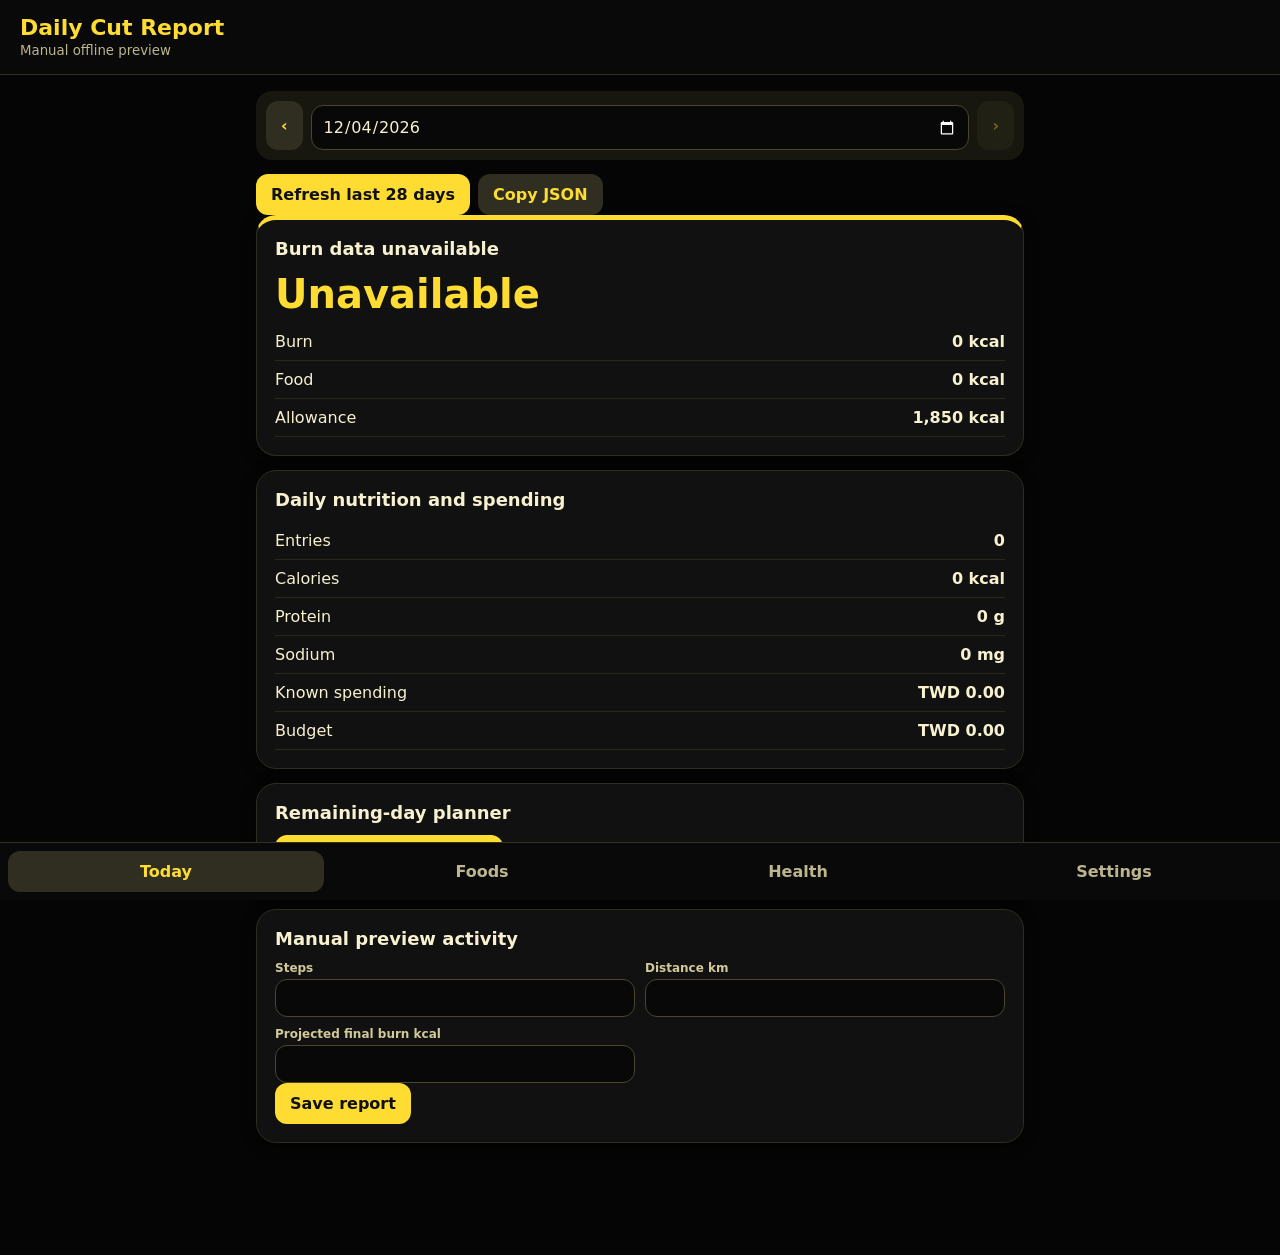
<file: tablet-preview/index.html>
<!doctype html>
<html lang="en">
<head>
  <meta charset="utf-8">
  <meta name="viewport" content="width=device-width, initial-scale=1">
  <meta http-equiv="Content-Security-Policy" content="default-src 'self' data: blob:; connect-src 'none'; img-src 'self' data: blob:; style-src 'self'; script-src 'self'">
  <title>Daily Cut Report</title>
  <link rel="stylesheet" href="styles.css">
</head>
<body>
  <header><div><strong>Daily Cut Report</strong><small>Manual offline preview</small></div></header>
  <main>
    <section class="datebar">
      <button id="previousDate" aria-label="Previous date">‹</button>
      <input id="selectedDate" type="date">
      <button id="nextDate" aria-label="Next date">›</button>
    </section>

    <section id="todayTab" class="tab-panel">
      <div class="actions"><button id="refreshReport">Refresh last 28 days</button><button id="copyReport" title="Tap: selected day. Hold or Shift+Enter: seven days ending on selected date." aria-label="Copy report JSON. Tap for a day; hold or Shift+Enter for seven days.">Copy JSON</button></div>
      <button id="saveWeek" hidden>Save full weekly JSON</button>
      <article id="resultCard" class="card hero"></article>
      <article id="nutritionCard" class="card"></article>
      <article class="card"><h2>Remaining-day planner</h2><button id="planDay">Generate suggestions</button><div id="planResults"></div></article>
      <article class="card">
        <h2>Manual preview activity</h2>
        <div class="grid">
          <label>Steps<input id="steps" inputmode="numeric"></label>
          <label>Distance km<input id="distance" inputmode="decimal"></label>
          <label>Projected final burn kcal<input id="burn" inputmode="decimal"></label>
        </div>
        <button id="saveReport">Save report</button>
      </article>
    </section>

    <section id="foodsTab" class="tab-panel hidden">
      <article id="productEditor" class="card hidden">
        <button id="closeProductEditor" class="settings-back">← Foods</button>
        <h2 id="productFormTitle">Product editor</h2>
        <div class="grid">
          <label>Barcode (optional)<span class="inline"><input id="productBarcode"><button id="previewBarcodeScan" type="button">Scan</button></span></label>
          <label>Name<input id="productName"></label><label><input id="productOneTime" type="checkbox"> One-time meal · available for seven days, history retained</label>
          <label>Brand<input id="productBrand"></label>
          <label>Serving label<input id="productServing" value="1 serving"></label>
          <label>Quantity basis<select id="productQuantityMode"><option value="SERVING_ONLY">Servings only</option><option value="WEIGHT_ONLY">Weight only</option><option value="VOLUME_ONLY">Volume only</option><option value="SERVING_AND_WEIGHT">Servings + weight</option><option value="SERVING_AND_VOLUME">Servings + volume</option></select></label>
          <label>g/ml per serving or basis<input id="productMeasurePerServing" inputmode="decimal" placeholder="Required for weight/volume"></label>
          <label>Servings<input id="productQuantity" inputmode="decimal" value="1"></label>
          <label>Weight / volume<input id="productMeasureQuantity" inputmode="decimal" disabled></label>
          <label>Calories<input id="productCalories" inputmode="decimal"></label>
          <label>Protein g<input id="productProtein" inputmode="decimal"></label>
          <label>Sodium mg<input id="productSodium" inputmode="decimal"></label>
          <label>Carbs g<input id="productCarbs" inputmode="decimal"></label>
          <label>Fat g<input id="productFat" inputmode="decimal"></label>
          <label>Sugar g<input id="productSugar" inputmode="decimal"></label>
          <label>Fiber g<input id="productFiber" inputmode="decimal"></label>
          <label>Saturated fat g<input id="productSaturated" inputmode="decimal"></label>
          <label>Purchase price<input id="productPrice" inputmode="decimal"></label>
          <label>Minimum purchase servings<input id="productPurchaseServings" inputmode="decimal" value="1"></label>
          <label>Planner type<select id="productPlannerType"><option value="FOOD">Solid food</option><option value="DRINK">Drink</option></select></label>
          <label><input id="productIncludePlanner" type="checkbox" checked> Include in daily planning</label>
          <label><input id="productFixedPlanner" type="checkbox"> Always include in plans</label>
          <label>Fixed purchase units (1–6)<input id="productFixedUnits" type="number" min="1" max="6" step="1" value="1"></label>
          <label><input id="productFavorite" type="checkbox"> Favorite</label>
        </div>
        <p class="muted">Nutrition-label OCR is available in the Android app only.</p>
        <div class="actions"><button id="importProductJson">Import product JSON</button><button id="saveProduct">Save product</button></div>
      </article>
      <div id="foodsCatalog">
      <article class="card">
        <div class="actions"><h2>Saved products</h2><button id="newProduct">Add</button></div>
        <p class="muted">Tap a product to add one purchase unit. Use the pen to edit.</p>
        <div class="inline"><input id="productSearch" placeholder="Search products"><button id="clearProductSearch" aria-label="Clear product search">×</button></div>
        <div id="bulkCart" class="card hidden">
          <h3>Cart</h3><div class="inline"><label>Log to date<input id="bulkDate" type="date"></label><button id="cartToday">Today</button><button id="commitBulk">Log to today</button></div>
          <p id="cartCopySummary" class="muted"></p><div id="bulkItems"></div>
          <div class="grid">
            <label>Store or group label<input id="bulkLabel" placeholder="e.g. 7-Eleven"></label>
            <label>Final checkout total<input id="bulkPaid" inputmode="decimal" placeholder="Blank uses estimates"></label>
          </div>
          <label><input id="bulkIgnoreBudget" type="checkbox"> Log price but ignore it in budget calculations</label>
          <div class="actions"><button id="discardBulk" class="danger">Discard cart</button></div>
        </div>
        <div id="productList"></div>
      </article>
      <article class="card"><h2>Food log</h2><button id="copyPreviousDay">Copy previous day to cart</button><div id="foodLog"></div></article>
      </div>
    </section>

    <section id="healthTab" class="tab-panel hidden">
      <article id="healthSummary" class="card hero"></article>
      <article class="card"><h2>Weight and expected change</h2><div class="grid">
        <label>Add weight for selected date<input id="manualWeight" inputmode="decimal"></label>
      </div><div class="actions"><button id="saveWeight">Save weight</button><button id="removeWeight" class="danger">Remove manual weight</button></div>
      <p class="muted">Multiple readings are supported and their daily median drives trends. Health Connect import is Android-only. Browser weights stay in dcr_v8 local storage.</p>
      <div id="weightProjection"></div></article>
      <article id="walkingGuidance" class="card"></article>
      <article class="card"><h2>28-day trend</h2><canvas id="healthChart" width="900" height="280"></canvas><p class="muted">Deficit/surplus and smoothed weight use separate scales. Estimates are for planning, not medical predictions.</p></article>
    </section>

    <section id="settingsTab" class="tab-panel hidden">
      <div id="settingsHome">
        <article class="card"><h2>Settings</h2><div class="settings-menu">
          <button data-settings-page="goals">Goals &amp; budget</button>
          <button data-settings-page="planner">Food database</button>
          <button data-settings-page="health-connect">Health Connect</button>
          <button data-settings-page="product-json">Product JSON</button>
          <button data-settings-page="backup">Backup &amp; restore</button>
          <button data-settings-page="privacy">Privacy &amp; offline</button>
          <button data-settings-page="about">About</button>
        </div></article>
      </div>

      <div id="settings-goals" class="settings-page hidden">
        <article class="card"><h2>Body profile · internal burn</h2>
          <div class="grid"><label>Age<input id="bodyAge" type="number" min="18" max="100"></label>
          <label>Height (cm)<input id="bodyHeight" type="number" min="120" max="230"></label>
          <label>Fallback weight (kg)<input id="bodyWeight" type="number" min="35" max="250" step="any"></label>
          <label>Equation parameter<select id="bodySex"><option value="FEMALE">Female</option><option value="MALE">Male</option></select></label></div>
          <button id="saveBodyProfile">Save body profile only</button><p class="muted">Does not change goals. Estimates are not medical measurements. Android supports time-bounded Health Connect activity.</p>
        </article>
        <button class="settings-back" data-settings-back>← Settings</button>
        <article class="card"><h2>Goals and daily budget</h2><div class="grid">
          <label>Goal mode<select id="goalMode"><option value="CALORIE">Calorie</option><option value="DEFICIT">Deficit</option></select></label>
          <label>Calories<input id="goalCalories" inputmode="decimal"></label>
          <label>Desired deficit<input id="goalDeficit" inputmode="decimal"></label>
          <label>Protein minimum g<input id="goalProtein" inputmode="decimal"></label>
          <label>Sodium maximum mg<input id="goalSodium" inputmode="decimal"></label>
          <label>Carbs maximum g<input id="goalCarbs" inputmode="decimal"></label>
          <label>Fat maximum g<input id="goalFat" inputmode="decimal"></label>
          <label>Sugar maximum g<input id="goalSugar" inputmode="decimal"></label>
          <label>Fiber minimum g<input id="goalFiber" inputmode="decimal"></label>
          <label>Saturated fat maximum g<input id="goalSaturated" inputmode="decimal"></label>
          <label>Weight unit<select id="goalWeightUnit"><option value="KG">kg</option><option value="LB">lb</option></select></label>
          <label>Target weight (optional)<input id="targetWeight" inputmode="decimal"></label>
          <label>Currency code<input id="currencyCode" maxlength="3"></label>
          <label>Daily budget<input id="dailyBudget" inputmode="decimal"></label>
        </div><p class="muted">Deficit mode calculates its allowance from the selected date's projected burn minus the desired deficit.</p><button id="saveGoals">Save goals</button></article>
      </div>

      <div id="settings-planner" class="settings-page hidden">
        <button class="settings-back" data-settings-back>← Settings</button>
        <article class="card"><h2>Food database</h2><p class="muted">Edit foods or planning preferences. Deleting catalog items preserves historical logs.</p><div class="inline"><input id="plannerSearch" placeholder="Search food database"><button id="clearPlannerSearch" aria-label="Clear database search">×</button></div><label><input id="reviewNutrition" type="checkbox"> Review possible nutrition issues</label><div id="plannerProducts"></div></article>
      </div>

      <div id="settings-health-connect" class="settings-page hidden">
        <button class="settings-back" data-settings-back>← Settings</button>
        <article class="card"><h2>Health Connect</h2><p>Activity, walking, weight, and optional nutrition synchronization require the Android APK. This browser preview never requests Health Connect permissions.</p></article>
      </div>

      <div id="settings-product-json" class="settings-page hidden">
        <button class="settings-back" data-settings-back>← Settings</button>
        <article class="card"><h2>Product JSON</h2><p>Copy the schema for an AI/photo nutrition estimate, then import the completed JSON in the product editor.</p><button id="copyProductSchema">Copy product JSON schema</button></article>
      </div>

      <div id="settings-backup" class="settings-page hidden">
        <button class="settings-back" data-settings-back>← Settings</button>
        <article class="card"><h2>Encrypted backup</h2><p>Export or restore the same password-protected backup format used by Android.</p><div class="actions"><button id="exportBackup">Export backup</button><button id="importBackup">Restore backup</button></div><input id="backupFile" type="file" accept=".dcrbackup,application/octet-stream" class="hidden"></article>
      </div>

      <div id="settings-privacy" class="settings-page hidden">
        <button class="settings-back" data-settings-back>← Settings</button>
        <article class="card"><h2>Strictly offline</h2><p>This preview has no external assets, makes no network requests, and blocks connections with Content Security Policy.</p></article>
        <article class="card"><h2>Local data</h2><p>Versioned <code>dcr_v8</code> data is stored in this browser only.</p><button id="clearData" class="danger">Clear preview data</button></article>
      </div>

      <div id="settings-about" class="settings-page hidden">
        <button class="settings-back" data-settings-back>← Settings</button>
        <article class="card"><h2>About</h2><p>DailyCutReport 0.17.3 · database schema 10 · backup schema 8.</p><p>Health Connect, goal-assistant configuration, camera barcode scanning, and nutrition-label OCR require the Android APK.</p></article>
      </div>
    </section>
  </main>
  <nav><button data-tab="today" class="active">Today</button><button data-tab="foods">Foods</button><button data-tab="health">Health</button><button data-tab="settings">Settings</button></nav>
  <script src="catalog.js"></script>
  <script src="model.js"></script>
  <script src="backup.js"></script>
  <dialog id="copyDestination"><h2>Copy foods to cart</h2><label>Destination date<input id="copyDate" type="date"></label><p>Defaults to today. Old actual-paid totals are not copied.</p><button id="confirmCopy">Copy to chosen date</button><button id="cancelCopy">Cancel</button></dialog>
  <script src="cart.js"></script>
  <script src="report-copy.js"></script>
  <script src="app.js"></script>
</body>
</html>
</file>
<file: tablet-preview/styles.css>
:root{font-family:Inter,system-ui,-apple-system,Segoe UI,sans-serif;color:#f7f1d0;background:#050505;color-scheme:dark}
.catalog-row{display:flex!important;align-items:center;cursor:pointer}.catalog-row .left-actions{display:grid;gap:5px}.catalog-row .left-actions button{min-width:48px;min-height:48px;background:#181815;color:#ffdc32;border:1px solid #4a4630;border-radius:50%}
*{box-sizing:border-box}body{margin:0;padding-bottom:82px}header{position:sticky;top:0;z-index:2;background:#090909;border-bottom:1px solid #343222;padding:15px 20px}header strong{display:block;font-size:22px;color:#ffdc32}header small,.muted{color:#bdb58d}main{max-width:800px;margin:auto;padding:16px}.datebar,.inline,.actions{display:flex;gap:8px}.datebar{position:sticky;top:75px;z-index:1;background:#18170f;padding:10px;border-radius:16px;margin-bottom:14px}.datebar input{flex:1}.card{background:#111;border:1px solid #2f2d20;border-radius:20px;padding:18px;margin-bottom:14px;box-shadow:0 3px 14px #0008}.hero{border-top:5px solid #ffdc32}.hero .deficit{font-size:40px;font-weight:800;margin:6px 0;color:#ffdc32}h2{font-size:18px;margin:0 0 12px}.grid{display:grid;grid-template-columns:1fr 1fr;gap:10px}label{font-size:12px;font-weight:700;color:#d2c99a}input,textarea,select,button{font:inherit}input,textarea,select{width:100%;margin-top:4px;border:1px solid #4a4630;border-radius:12px;padding:11px;background:#080808;color:#f7f1d0}textarea{min-height:76px;resize:vertical}button{border:0;border-radius:12px;padding:11px 15px;background:#ffdc32;color:#111;font-weight:750;cursor:pointer}button:disabled{opacity:.4}.datebar button,.actions button+button{background:#302e20;color:#ffdc32}.inline input{flex:1;margin:0}.metric,.list-row{display:flex;justify-content:space-between;gap:10px;padding:9px 0;border-bottom:1px solid #29271c}.metric strong{white-space:nowrap}.list-row .details{flex:1}.list-row .row-actions{display:flex;gap:6px;align-items:center}.list-row button{padding:7px 9px}.catalog-row{display:block}.catalog-row .row-actions{display:grid;grid-template-columns:repeat(3,minmax(0,1fr));margin-top:10px}.catalog-row .row-actions button{min-height:48px;min-width:0}.settings-menu{display:grid;gap:10px}.settings-menu button{text-align:left;min-height:52px}.settings-back{margin-bottom:12px;background:#302e20;color:#ffdc32}.planner-row{display:grid;gap:10px}.planner-controls{display:grid;grid-template-columns:repeat(2,minmax(0,1fr));gap:8px}.planner-controls label{display:flex;align-items:center;gap:6px}.planner-controls input[type=checkbox],.planner-controls input[type=radio]{width:auto;margin:0}.planner-amount{max-width:120px}.field-error{color:#ff8989;font-size:12px}.danger{background:#8d2d2d;color:#fff}.hidden{display:none}nav{position:fixed;bottom:0;left:0;right:0;display:flex;background:#090909;border-top:1px solid #343222;padding:8px;z-index:3}nav button{flex:1;background:#090909;color:#bdb58d}nav button.active{background:#302e20;color:#ffdc32}#reportCanvas{display:none}#healthChart{display:block;width:100%;height:220px;border-radius:12px}code{background:#28261b;padding:2px 5px;border-radius:5px}@media(max-width:560px){.grid{grid-template-columns:1fr}.datebar{top:70px}.list-row{align-items:flex-start;flex-direction:column}.list-row .row-actions{width:100%}.list-row .row-actions button{flex:1}.catalog-row .row-actions{display:grid}.planner-controls{grid-template-columns:1fr}}
</file>
